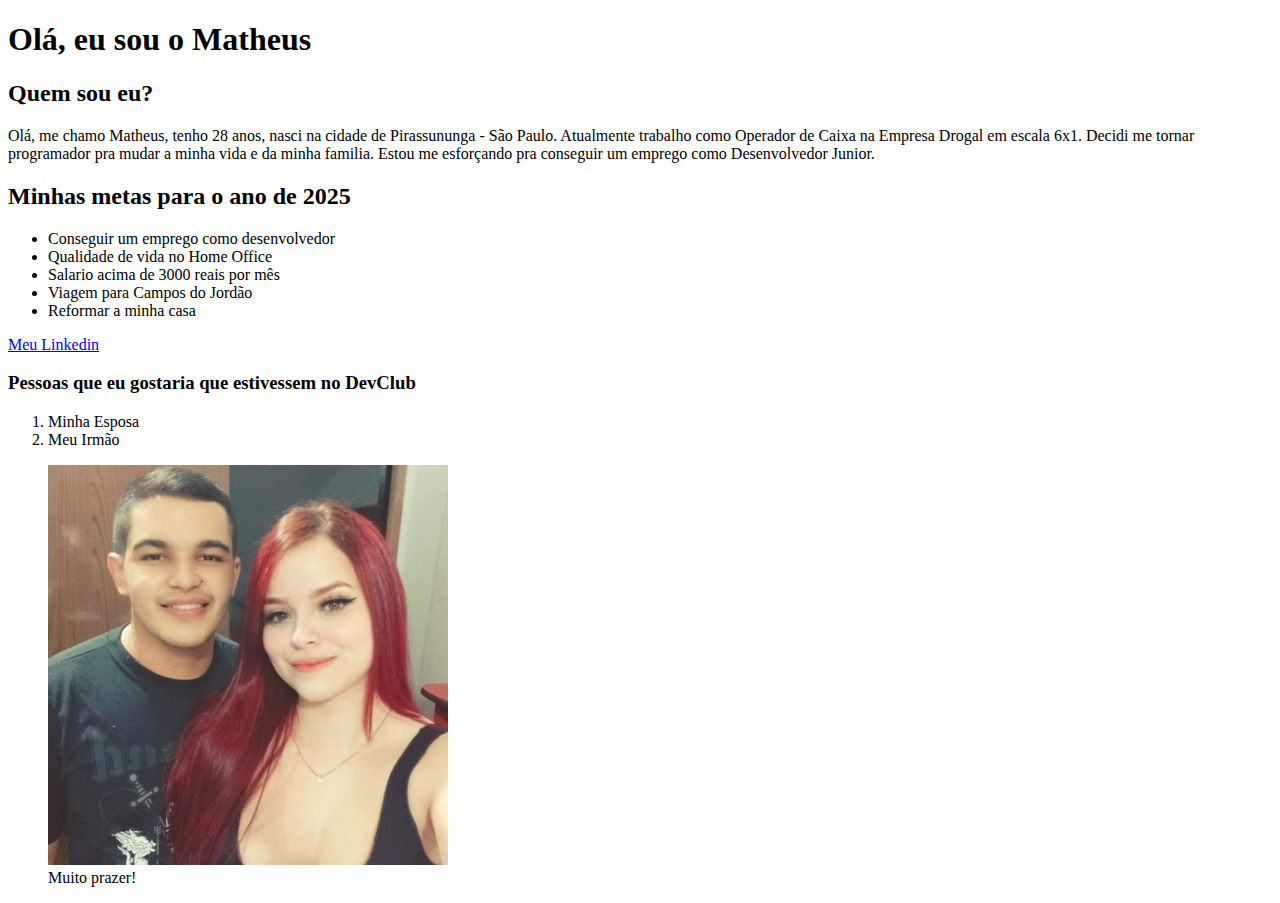
<file: Desafio - HTML/index.html>
<!DOCTYPE html>
<html lang="pt-br">

<head>
    <meta charset="UTF-8">
    <meta name="viewport" content="width=device-width, initial-scale=1.0">
    <title>Quem Sou Eu</title>
</head>

<body>
    <h1>Olá, eu sou o Matheus</h1>

    <h2>Quem sou eu?</h2>
    <p>Olá, me chamo Matheus, tenho 28 anos, nasci na cidade de Pirassununga - São Paulo. Atualmente trabalho como
        Operador de Caixa na Empresa Drogal em escala 6x1. Decidi me tornar programador pra mudar a minha vida e da
        minha familia. Estou me esforçando pra conseguir um emprego como Desenvolvedor Junior.</p>

    <h2>Minhas metas para o ano de 2025</h2>

    <ul>
        <li>Conseguir um emprego como desenvolvedor</li>
        <li>Qualidade de vida no Home Office</li>
        <li>Salario acima de 3000 reais por mês</li>
        <li>Viagem para Campos do Jordão</li>
        <li>Reformar a minha casa</li>
    </ul>

    <a href="https://www.linkedin.com/in/matheus-oliveira-882266250/" target="_blank">Meu Linkedin</a>

    <h3>Pessoas que eu gostaria que estivessem no DevClub</h3>

    <ol>
        <li>Minha Esposa</li>
        <li>Meu Irmão</li>
    </ol>

    <figure>
        <img src="./img/Matheus.jpg" alt="Foto-do-Matheus" height="400px">
        <figcaption>Muito prazer!</figcaption>
    </figure>
    

</body>

</html>
</file>
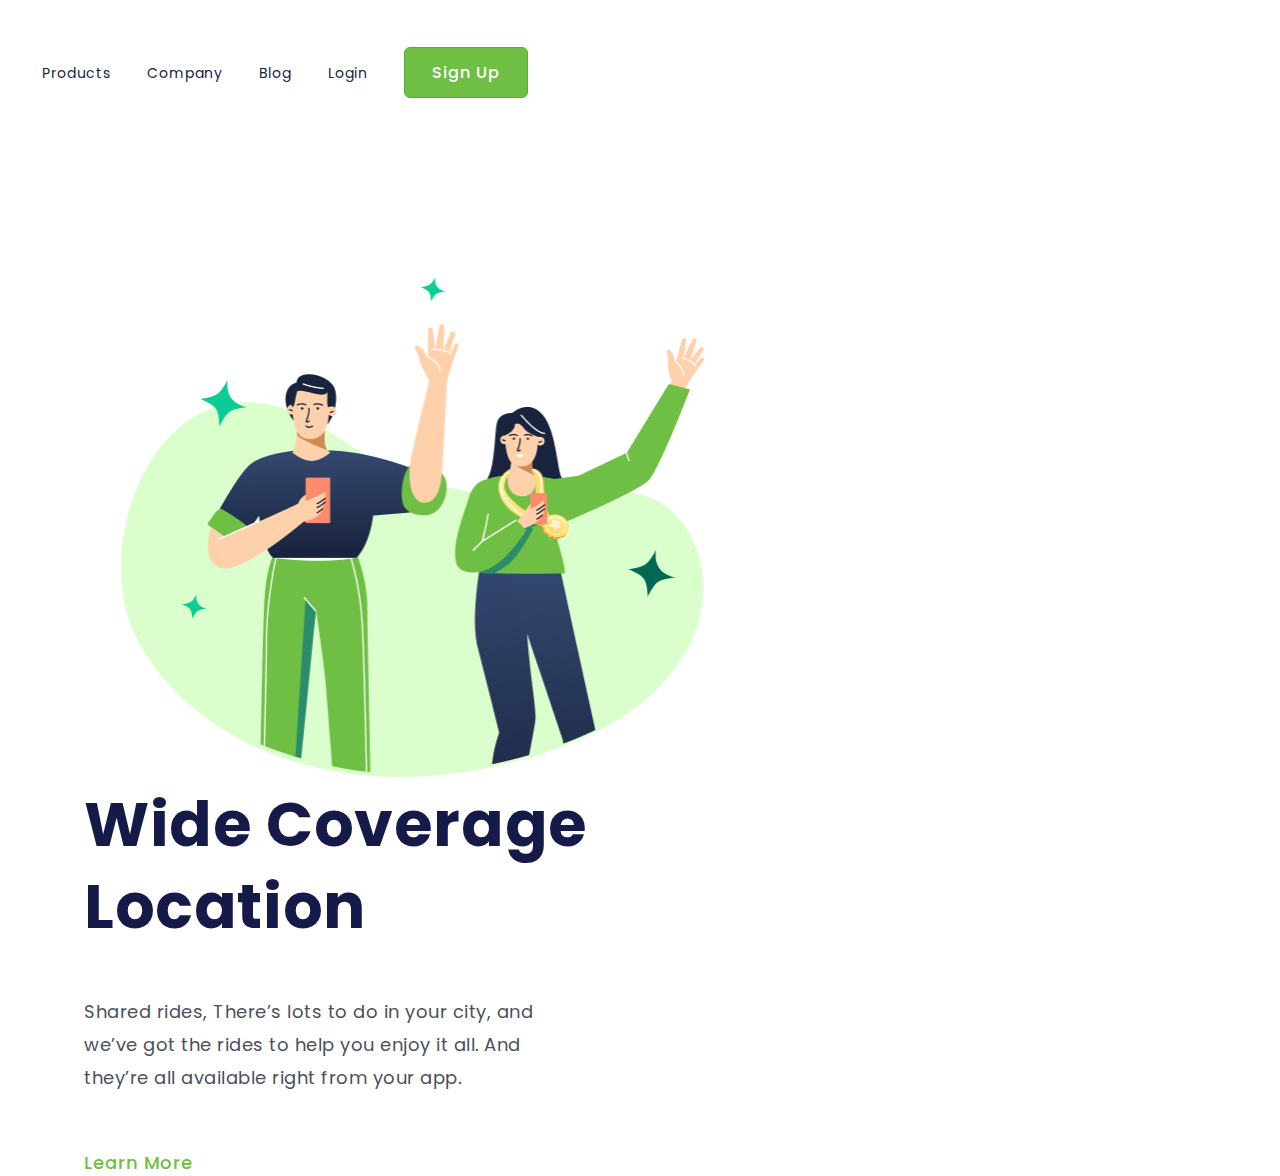
<file: Desafio Modulo CSS/index.html>
<!DOCTYPE html>
<html lang="pt-br">

<head>
    <meta charset="UTF-8">
    <meta name="viewport" content="width=device-width, initial-scale=1.0">
    <link rel="stylesheet" href="./styles.css">
    <link rel="preconnect" href="https://fonts.googleapis.com">
    <link rel="preconnect" href="https://fonts.gstatic.com" crossorigin>
    <link
        href="https://fonts.googleapis.com/css2?family=Montserrat:ital,wght@0,100..900;1,100..900&family=Poppins:ital,wght@0,100;0,200;0,300;0,400;0,500;0,600;0,700;0,800;0,900;1,100;1,200;1,300;1,400;1,500;1,600;1,700;1,800;1,900&display=swap"
        rel="stylesheet">
    <title>Wide Coverage Location</title>
</head>

<body>
    <header>
        <a class="link-header">Products</a>
        <a class="link-header">Company</a>
        <a class="link-header">Blog</a>
        <a class="link-header">Login</a>
        <button class="button-header">Sign Up</button>
    </header>
    <main>
        <img src="./img/logo-image.png" alt="logo-wide" class="logo-image">
        <section>
            <h1>Wide Coverage Location</h1>
            <p>Shared rides, There’s lots to do in your city, and we’ve got the rides to help you enjoy it all. And they’re
                all
                available right from your app.</p>
            <a class="link-main">Learn More</a>
        </section>
    </main>

</body>

</html>
</file>
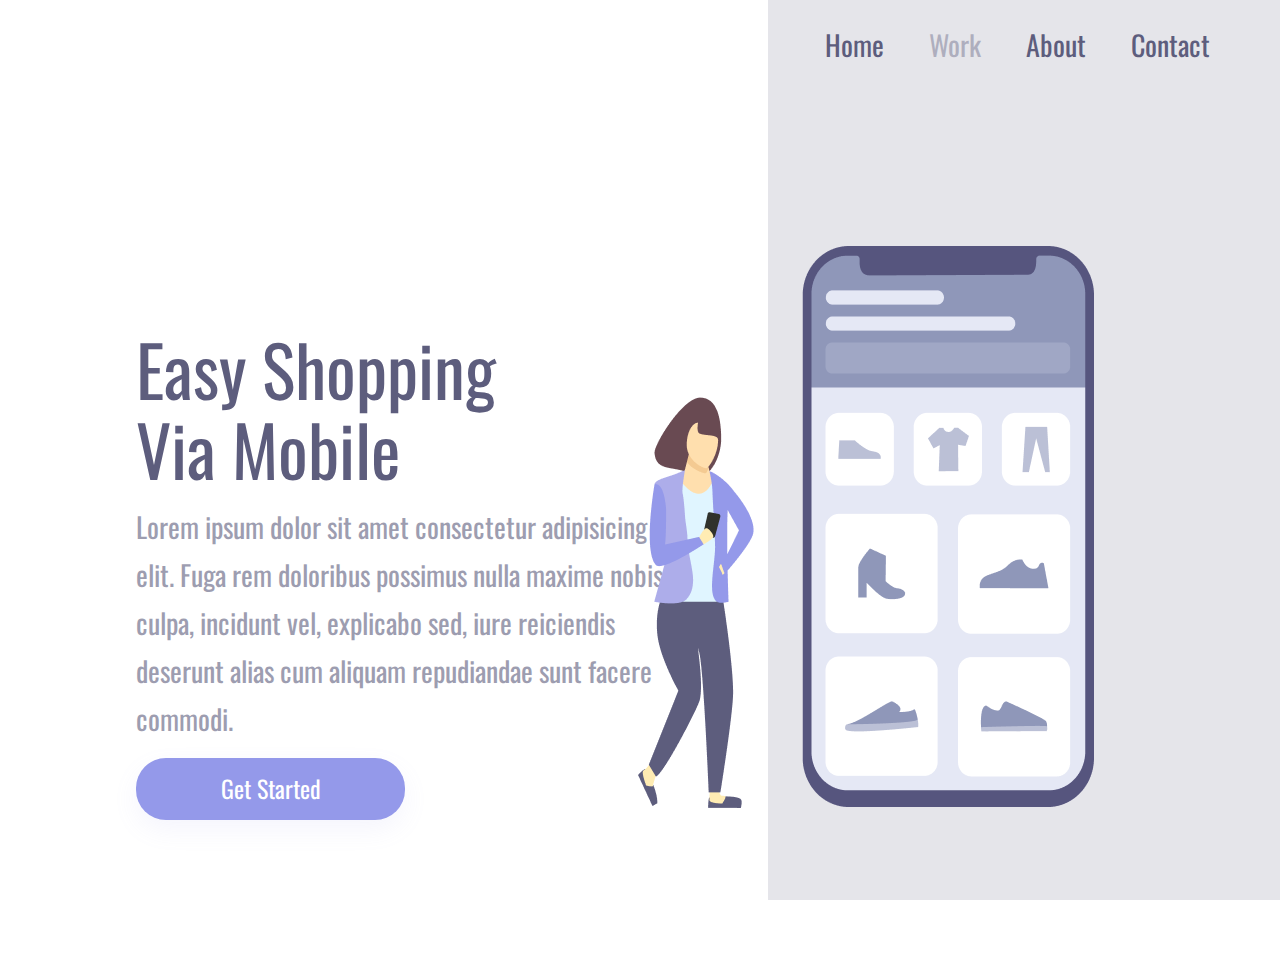
<file: Projeto Modulo CSS Parte 2/index.html>
<!DOCTYPE html>
<html lang="en">

<head>
    <meta charset="UTF-8">
    <meta name="viewport" content="width=device-width, initial-scale=1.0">
    <link rel="stylesheet" href="./styles.css">
    <link rel="preconnect" href="https://fonts.googleapis.com">
    <link rel="preconnect" href="https://fonts.gstatic.com" crossorigin>
    <link
        href="https://fonts.googleapis.com/css2?family=Montserrat:ital,wght@0,100..900;1,100..900&family=Oswald:wght@200..700&family=Poppins:ital,wght@0,100;0,200;0,300;0,400;0,500;0,600;0,700;0,800;0,900;1,100;1,200;1,300;1,400;1,500;1,600;1,700;1,800;1,900&display=swap"
        rel="stylesheet">
    <title>CSS - Projeto</title>
</head>

<body>
    <div class="wrapper">
        <section class="container-left">
            <h1>Easy Shopping Via Mobile</h1>
            <p>Lorem ipsum dolor sit amet consectetur adipisicing elit. Fuga rem doloribus possimus nulla maxime nobis
                culpa,
                incidunt vel, explicabo sed, iure reiciendis deserunt alias cum aliquam repudiandae sunt facere commodi.</p>
            <button>Get Started</button>
        </section>
    
        <section class="container-right">
            <header>
                <a>Home</a>
                <a>Work</a>
                <a>About</a>
                <a>Contact</a>
            </header>
            <img alt="girl-cellphone" src="./img/Illustration-3-3.png" class="cellphone">
        </section> 
    </div>

</body>

</html>
</file>
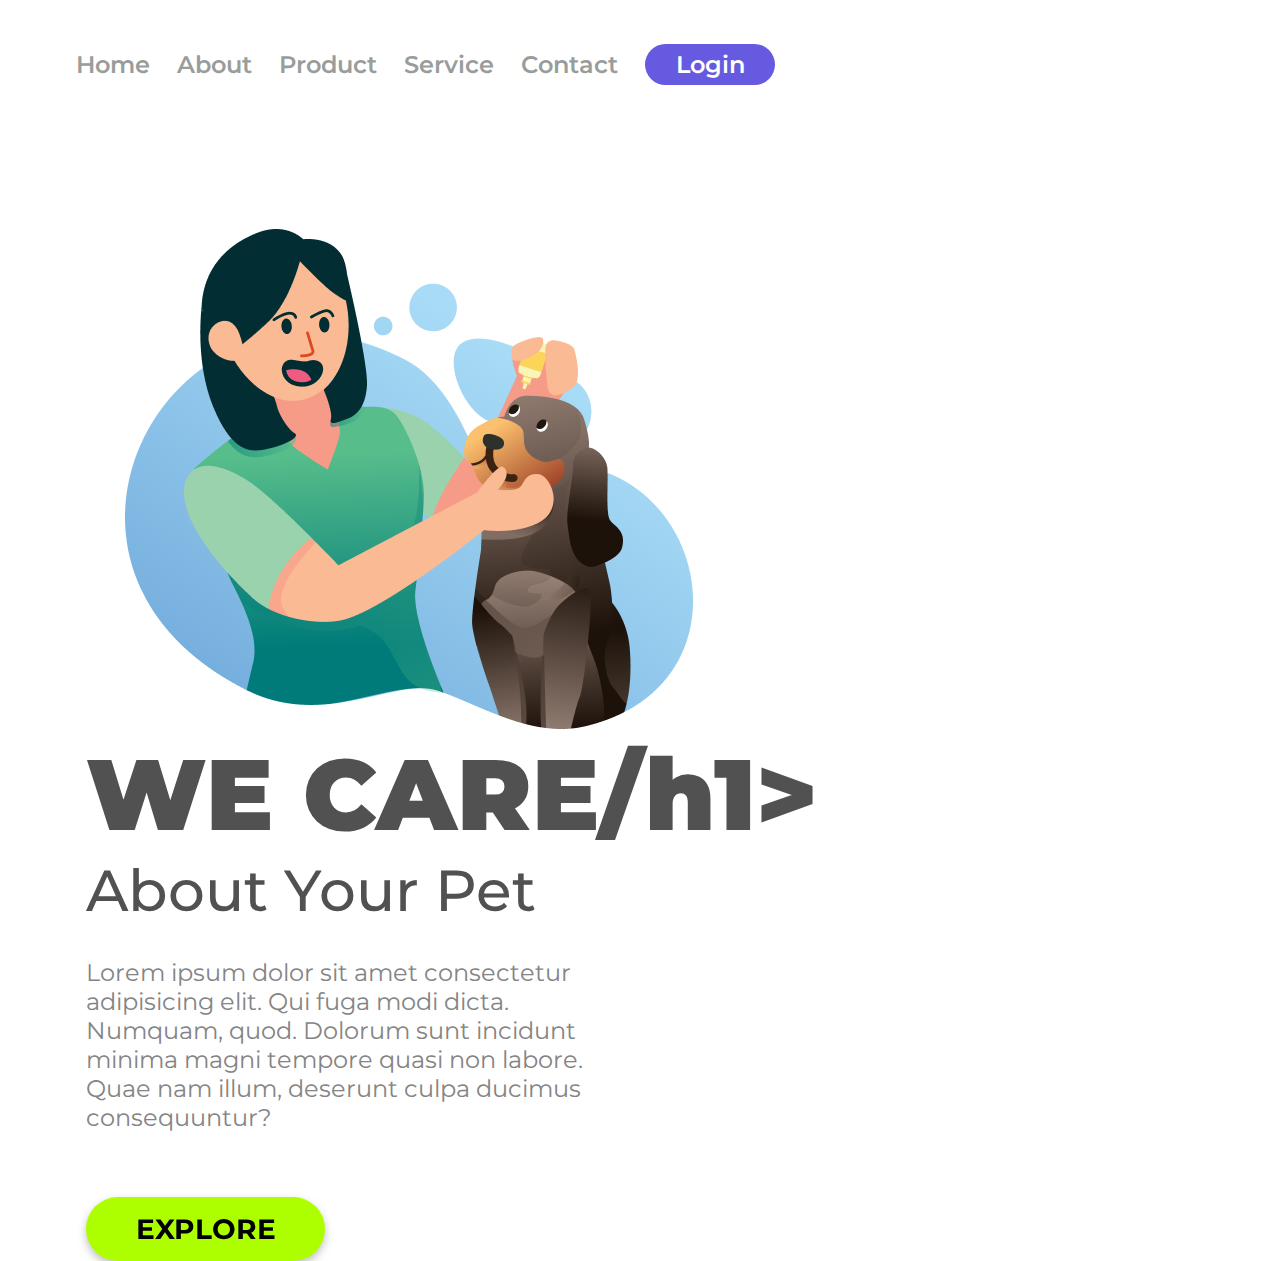
<file: Projeto Modulo CSS/index.html>
<!DOCTYPE html>
<html lang="pt-br">

<head>
    <meta charset="UTF-8">
    <meta name="viewport" content="width=device-width, initial-scale=1.0">
    <link rel="stylesheet" href="./styles.css">
    <link rel="preconnect" href="https://fonts.googleapis.com">
    <link rel="preconnect" href="https://fonts.gstatic.com" crossorigin>
    <link href="https://fonts.googleapis.com/css2?family=Montserrat:ital,wght@0,100..900;1,100..900&display=swap"
        rel="stylesheet">
    <title>We Care - Atualizado</title>
</head>

<body>
    <header>
        <a class="link-header">Home</a>
        <a class="link-header">About</a>
        <a class="link-header">Product</a>
        <a class="link-header">Service</a>
        <a class="link-header">Contact</a>
        <button class="button-header">Login</button>
    </header>
    <main>
        <img src="./img/We-Care.png" alt="we-care-logo" class="logo-image">
        <section>
            <h1>WE CARE/h1>
            <h2>About Your Pet</h2>
            <p>Lorem ipsum dolor sit amet consectetur adipisicing elit. Qui fuga modi dicta. Numquam, quod. Dolorum sunt
                incidunt minima magni tempore quasi non labore. Quae nam illum, deserunt culpa ducimus consequuntur?</p>
            <button class="button-main">EXPLORE</button>
        </section>
    </main>

</body>

</html>
</file>
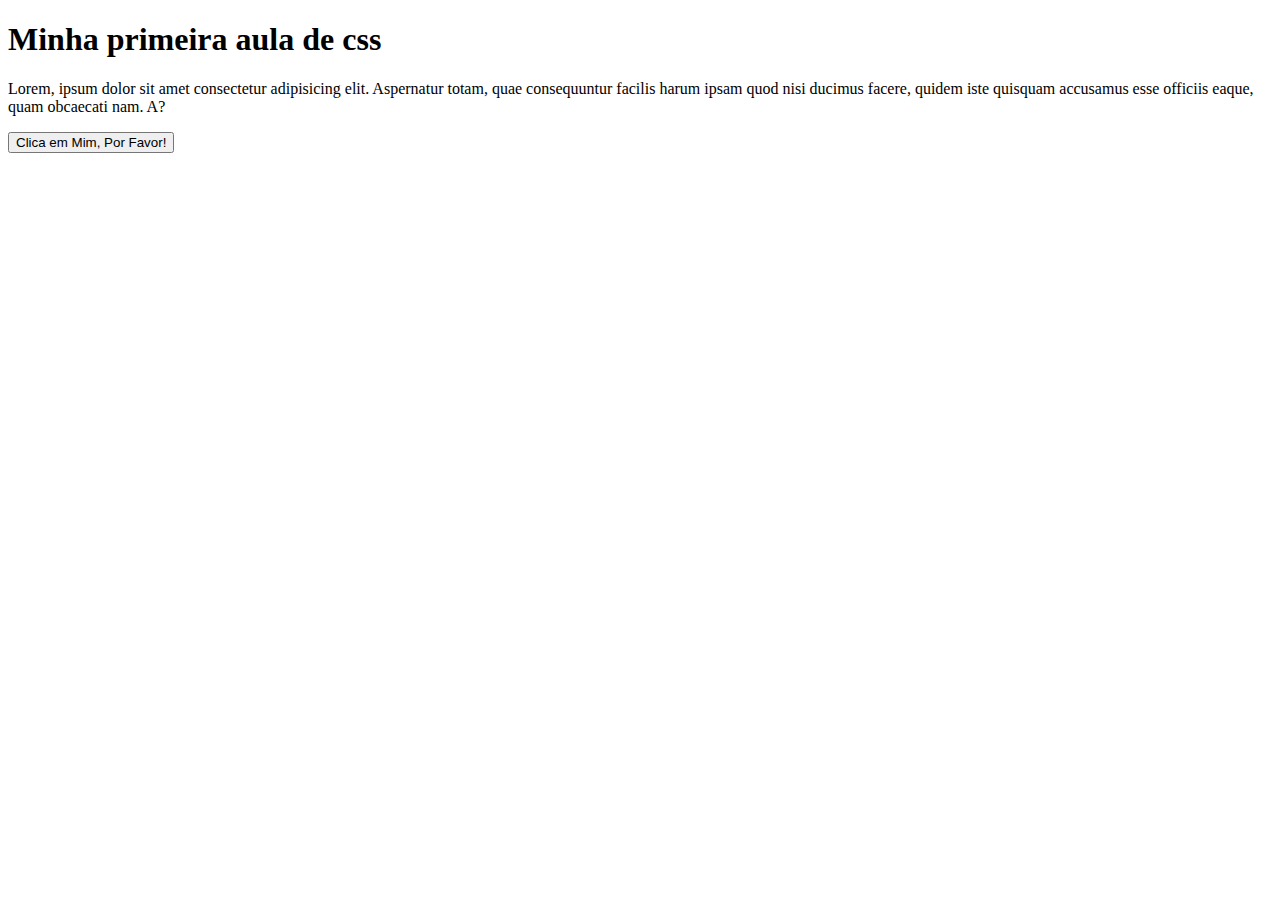
<file: Aprendizagem/aulacss.html>
<!DOCTYPE html>
<html lang="pt-br">

<head>
    <meta charset="UTF-8">
    <meta name="viewport" content="width=device-width, initial-scale=1.0">
    <link rel="stylesheet" href="./aulacss.css">
    <title>CSS</title>
</head>

<body>
    <h1 class="texto">Minha primeira aula de css</h1>

    <p class="texto">Lorem, ipsum dolor sit amet consectetur adipisicing elit. Aspernatur totam, quae consequuntur facilis harum ipsam
        quod nisi ducimus facere, quidem iste quisquam accusamus esse officiis eaque, quam obcaecati nam. A?</p>

    <button class="botao">Clica em Mim, Por Favor!</button>

</body>
</html>
</file>
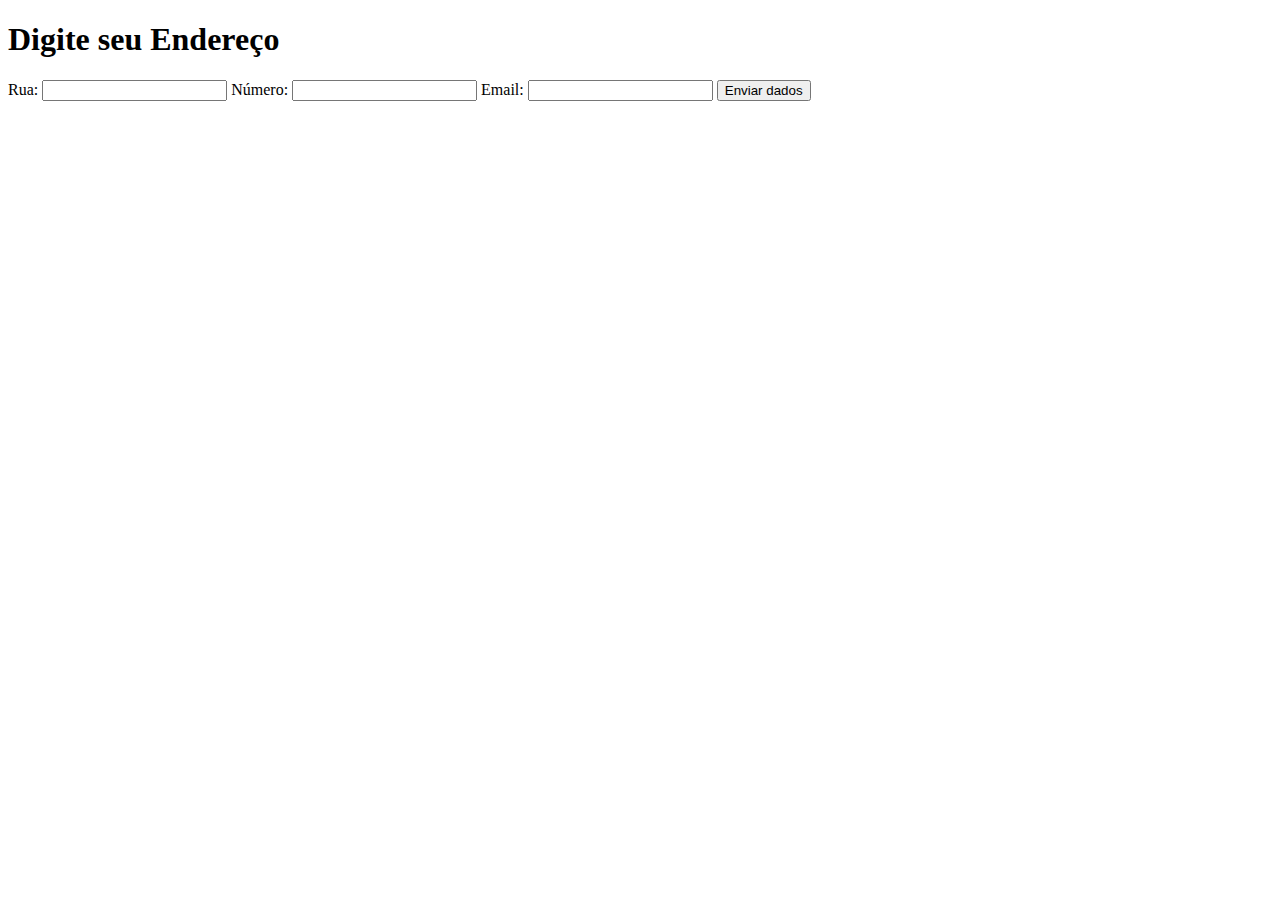
<file: Aprendizagem/Formulario.html>
<!DOCTYPE html>
<html lang="en">

<head>
    <meta charset="UTF-8">
    <meta name="viewport" content="width=device-width, initial-scale=1.0">
    <title>Formulario</title>
</head>

<body>

    <form action="" method="get">
        <h1>Digite seu Endereço</h1>
        <label>
            Rua:
            <input type="text" name="rua" autocomplete="street-address" />
        </label>

        <label>
            Número:
            <input type="number" name="numero" autocomplete="address-line1" />
        </label>

        <label>
            Email:
            <input type="email" name="email" />
        </label>

        <button type="submit">Enviar dados</button>

    </form>

</body>

</html>
</file>
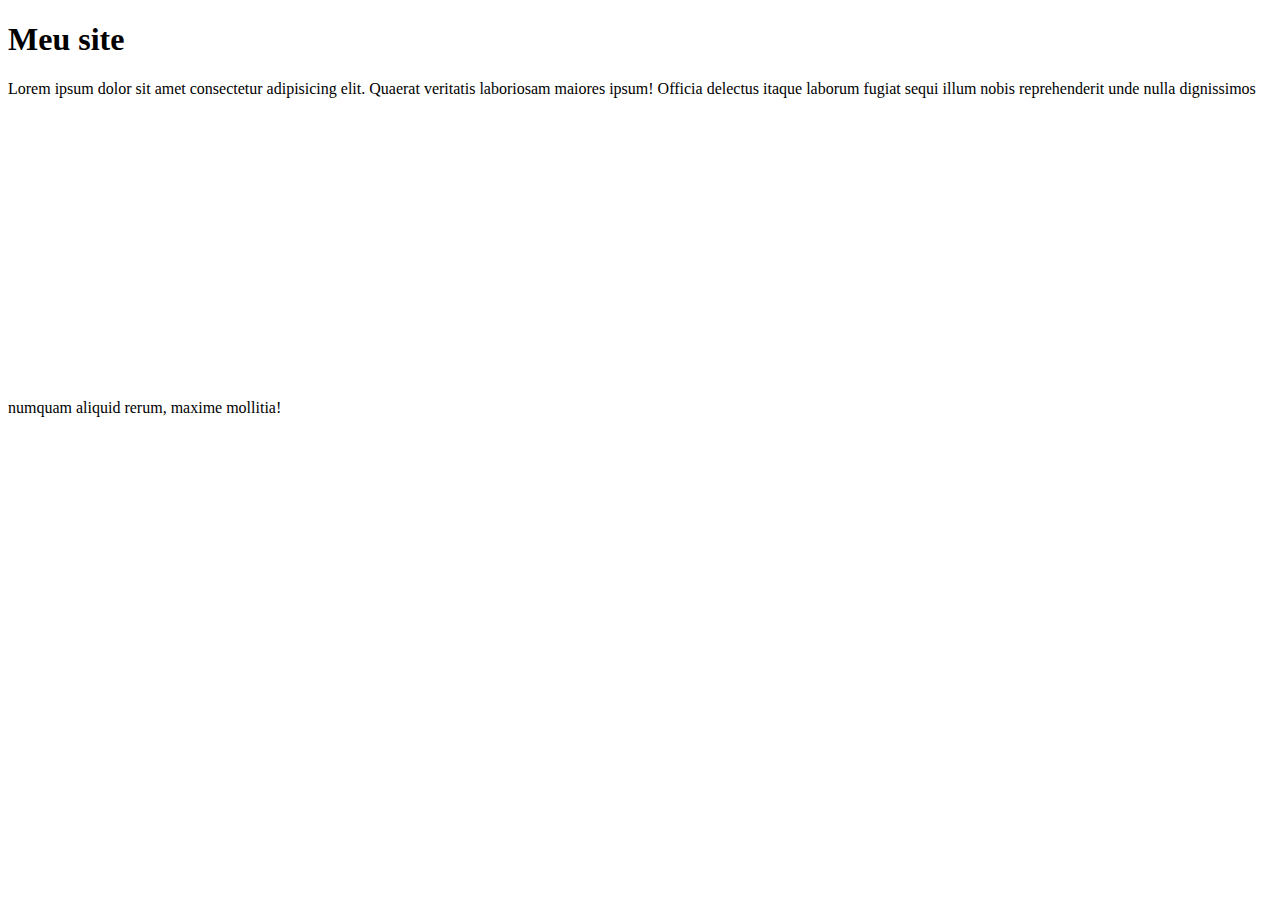
<file: Aprendizagem/iframe.html>
<!DOCTYPE html>
<html lang="en">

<head>
    <meta charset="UTF-8">
    <meta name="viewport" content="width=device-width, initial-scale=1.0">
    <title>Document</title>
</head>

<body>
    <h1>Meu site</h1>
    Lorem ipsum dolor sit amet consectetur adipisicing elit. Quaerat veritatis laboriosam maiores ipsum! Officia
    delectus itaque laborum fugiat sequi illum nobis reprehenderit unde nulla dignissimos numquam aliquid rerum, maxime
    mollitia!

    <iframe width="560" height="315" src="https://www.youtube.com/embed/xxtOs84pqm8?si=3DoA8UrfN9VWZj4p"
        title="YouTube video player" frameborder="0"
        allow="accelerometer; autoplay; clipboard-write; encrypted-media; gyroscope; picture-in-picture; web-share"
        referrerpolicy="strict-origin-when-cross-origin" allowfullscreen></iframe>


    <iframe
        src="https://www.google.com/maps/embed?pb=!1m18!1m12!1m3!1d3698.577267513934!2d-47.43262052395825!3d-22.027502807040623!2m3!1f0!2f0!3f0!3m2!1i1024!2i768!4f13.1!3m3!1m2!1s0x94c807475ac7362b%3A0xc61a1ec5e31659bc!2sR.%20Arcindo%20Lebeis%20-%20Pirassununga%2C%20SP%2C%2013633-376!5e0!3m2!1spt-BR!2sbr!4v1730200609652!5m2!1spt-BR!2sbr"
        width="600" height="450" style="border:0;" allowfullscreen="" loading="lazy"
        referrerpolicy="no-referrer-when-downgrade"></iframe>
</body>

</html>
</file>
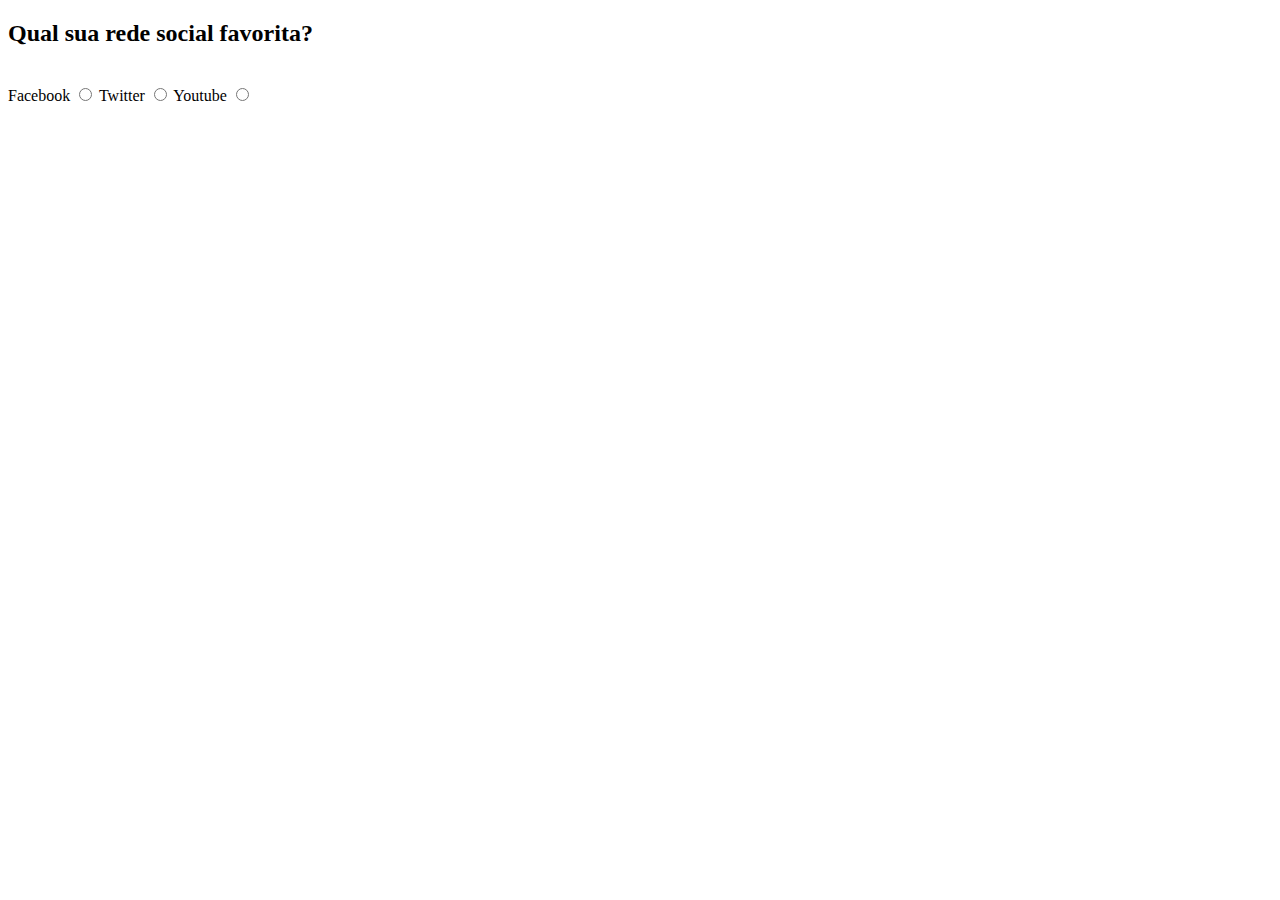
<file: Aprendizagem/Input.html>
<!DOCTYPE html>
<html lang="en">

<head>
    <meta charset="UTF-8">
    <meta name="viewport" content="width=device-width, initial-scale=1.0">
    <title>Document</title>
</head>

<body>
    <h2>Qual sua rede social favorita?</h2>
    <br>
    <label for="facebook">Facebook</label>
    <input type="radio" id="facebook" name="redes-sociais">

    <label for="facebook">Twitter</label>
    <input type="radio" id="twitter" name="redes-sociais">

    <label for="facebook">Youtube</label>
    <input type="radio" id="youtube" name="redes-sociais">





</body>

</html>
</file>
<file: Aprendizagem/margin.html>
<!DOCTYPE html>
<html lang="pt-br">
<head>
    <meta charset="UTF-8">
    <meta name="viewport" content="width=device-width, initial-scale=1.0">
    <link href="./aulacss.css" rel="stylesheet">
    <title>CSS</title>
</head>
<body>
    <div class="box">Minha Div</div>
    
</body>
</html>
</file>
<file: Desafio Modulo CSS/styles.css>
* {
    font-family: "Poppins", sans-serif;
    margin: 0;
    padding: 0;
    box-sizing: border-box;
}

header {
    margin: 47px 0px 179px 42px;
}


.link-header {
    font-weight: 400;
    font-size: 14px;
    line-height: 21px;
    text-align: center;
    letter-spacing: 0.88px;
    color: #17233D;
    cursor: pointer;
    margin-right: 32px;
}

.button-header {
    width: 124px;
    height: 51px;
    border-radius: 6px;
    border: 1px solid #4cb538;
    background: #6fbf44;
    color: #FFFFFF;
    font-weight: 500;
    font-size: 16px;
    line-height: 24px;
    letter-spacing: 1px;
    cursor: pointer;
}

.logo-image {
    width: 595.18px;
    height: 500px;
    display: inline-block;
    margin-left: 121px;

}

h1 {
    width: 582px;
    height: 164px;
    font-weight: 700;
    font-size: 62px;
    line-height: 82px;
    letter-spacing: 0.6px;
    color: #161a49;
}

p {
    width: 493px;
    height: 99px;
    font-weight: 400;
    font-size: 18px;
    line-height: 33px;
    letter-spacing: 0.5px;
    color: #4b505a;
    margin-top: 47px;
    margin-bottom: 55px;
}

section {
    display: inline-block;
    margin-left: 84px;
}

.link-main {
    width: 112px;
    height: 27px;
    font-weight: 500;
    font-size: 18px;
    line-height: 27px;
    letter-spacing: 1px;
    color: #6fbf44;
    cursor: pointer;
}

@media screen and (max-width: 550px) {
    .link-header {
        display: none;
    }

    .button-header {
        width: 91px;
        height: 31px;
        margin: 17px 15px 0px 284px;
        position: relative;
        display: block;
    }

    .logo-image {
        position: absolute;
        display: block;
        width: 312px;
        height: 288px;
        margin-top: 430px;
    }

    section {
        display: block;
    }

    h1 {
        font-size: 30px;
        font-weight: 700;
        line-height: 30px;
        letter-spacing: 0.6px;
        text-align: center;
        width: 278px;
        height: 60px;
        margin: 124px 55px 0px 57px;
        position: relative;
        display: block;
    }

    p {
        width: 304px;
        height: 165px;
        font-family: Poppins;
        font-size: 18px;
        font-weight: 400;
        line-height: 33px;
        letter-spacing: 0.5px;
        text-align: center;
        display: block;
        margin: 29px 43px 0px 43px;
    }

    .link-main {
        width: 112px;
        height: 27px;
        font-family: Poppins;
        font-size: 18px;
        font-weight: 500;
        line-height: 27px;
        letter-spacing: 1px;
        text-align: left;
        position: relative;
        margin: 26px 96px 0px 139px;
        display: block;
    }
}
</file>
<file: Projeto Modulo CSS Parte 2/styles.css>
* {
    margin: 0;
    padding: 0;
    box-sizing: border-box;
    font-family: "Oswald", serif;
    font-weight: 400;
    color: #5D5D7D;
}

.wrapper {
    height: 100vh;
    width: 100vw;
}

.container-left {
    display: inline-block;
    width: 60%;
    padding: 136px;
    margin-top: 15%;
}

.container-right {
    display: inline-block;
    background-color: rgba(93, 93, 125, 0.16);
    height: 100vh;
    width: 40%;
    position: absolute;
}

.cellphone {
    position: relative;
    top: 20%;
    right: 130px;
}

h1 {
    font-size: 70px;
    line-height: 80px;
    width: 368px;
}

p {
    font-size: 28px;
    line-height: 48px;
    opacity: 0.6;
    margin: 15px 0px;
    width: 540px;
}

button {
    width: 269px;
    height: 62px;
    background: #9499EA;
    box-shadow: 0px 10px 24px 0px #9499EA19;
    color: #FFFFFF;
    font-size: 24px;
    line-height: 35.57px;
    text-align: center;
    border: none;
    border-radius: 30px;
    cursor: pointer;
}

button:hover {
    opacity: 0.8;
}

button:active {
    opacity: 0.5;
}

a {
    font-size: 28px;
    line-height: 41.5px;
    margin-right: 41px;
    cursor: pointer;
}

a:nth-child(2) {
    opacity: 0.4;
}

a:hover {
    opacity: 0.4;
}

a:active {
    opacity: 0.8;
}

header {
    margin: 24px 0px 0px 57px;
}

@media screen and (max-width: 900px) {
    .container-left {
        width: 100%;
        height: 50%;
        padding: 0;
        margin: 0;
    }

    .container-right {
        display: block;
        height: auto;
        width: 100%;
        position: static;
        padding: 40px;
    }

    .cellphone {
        position: static;
        max-width: 90%;
    }

    header {
        display: none;
    }

    h1 {
        font-size: 36px;
        line-height: 52px;
        width: auto;
        margin: 58px 50px 0px 50px;
        text-align: center;
    }

    p {
        margin: 15px 40px;
        width: auto;
        text-align: center;
        font-size: 14px;
        line-height: 24px;
    }

    button{
        margin: 0 auto;
        display: block;
    }
}

@media screen and (max-width: 330px) {
    .container-left {
        height: 70%;
    }
}
</file>
<file: Projeto Modulo CSS/styles.css>
* {
    font-family: "Montserrat", serif;
    padding: 0;
    margin: 0;
    box-sizing: border-box;
}

header {
    margin: 44px 0px 144px 76px;
}

.link-header{
    font-weight: 600;
    font-size: 24px;
    line-height: 29px;
    color: #989D9C;
    cursor: pointer;
    margin-right: 23px;
}

.button-header{
    background: #665AE1;
    border-radius: 50px;
    width: 130px;
    height: 41px;
    border: none;
    color: #FFFFFF;
    font-weight: 600;
    font-size: 24px;
    line-height: 29px;
    cursor: pointer;
}


.logo-image{
    width: 568px;
    height: 500px;
    margin-left: 125px;
    display: inline-block;
}

section{
    display: inline-block;
    margin-left: 86px;
}

h1{
    font-weight: 900;
    font-size: 100px;
    line-height: 122px;
    color: #515151;
}

h2{
    font-weight: 500;
    font-size: 58px;
    line-height: 71px;
    color: #515151;
}

p{
    font-weight: 400;
    font-size: 24px;
    line-height: 29px;
    color: #848484;
    width: 515px;
    margin-top: 32px;
    margin-bottom: 65px;
}

.button-main{
    background: #ADFF00;
    border-radius: 50px;
    border: none;
    width: 239px;
    height: 64px;
    color: #000000;
    cursor: pointer;
    filter: drop-shadow(0px 4px 4px rgba(0, 0, 0, 0.25));
    font-weight: 700;
    font-size: 28px;
    line-height: 34px;
}

@media screen and (max-width: 800px){
    p{
        display: none;
    }

    .logo-image{
        width: 354px;
        height: 317px;
        margin: 149px 41px 24px 14px;
        display: block;
    }

    .link-header{
        display: none;
    }

    .button-header{
        display: none;
    }

    main{
        display: block;
        position: relative;
    }

    .button-main{
        text-align: center;
    }

    h1{
        width: 263px;
        height: 52px;
        font-size: 45px;
        line-height: 60px;
    }

    h2{
        width: 232px;
        height: 52px;
        font-size: 30px;
        line-height: 36px;
        margin: 7px;
    }
}
</file>
<file: Aprendizagem/aulacss.css>
*{
    box-sizing: border-box;
}


.box{
    width: 100px;
    height: 100px;
    background: #FF1493;
    padding: 20px;
    border: 10px solid #0000FF;
}
</file>
